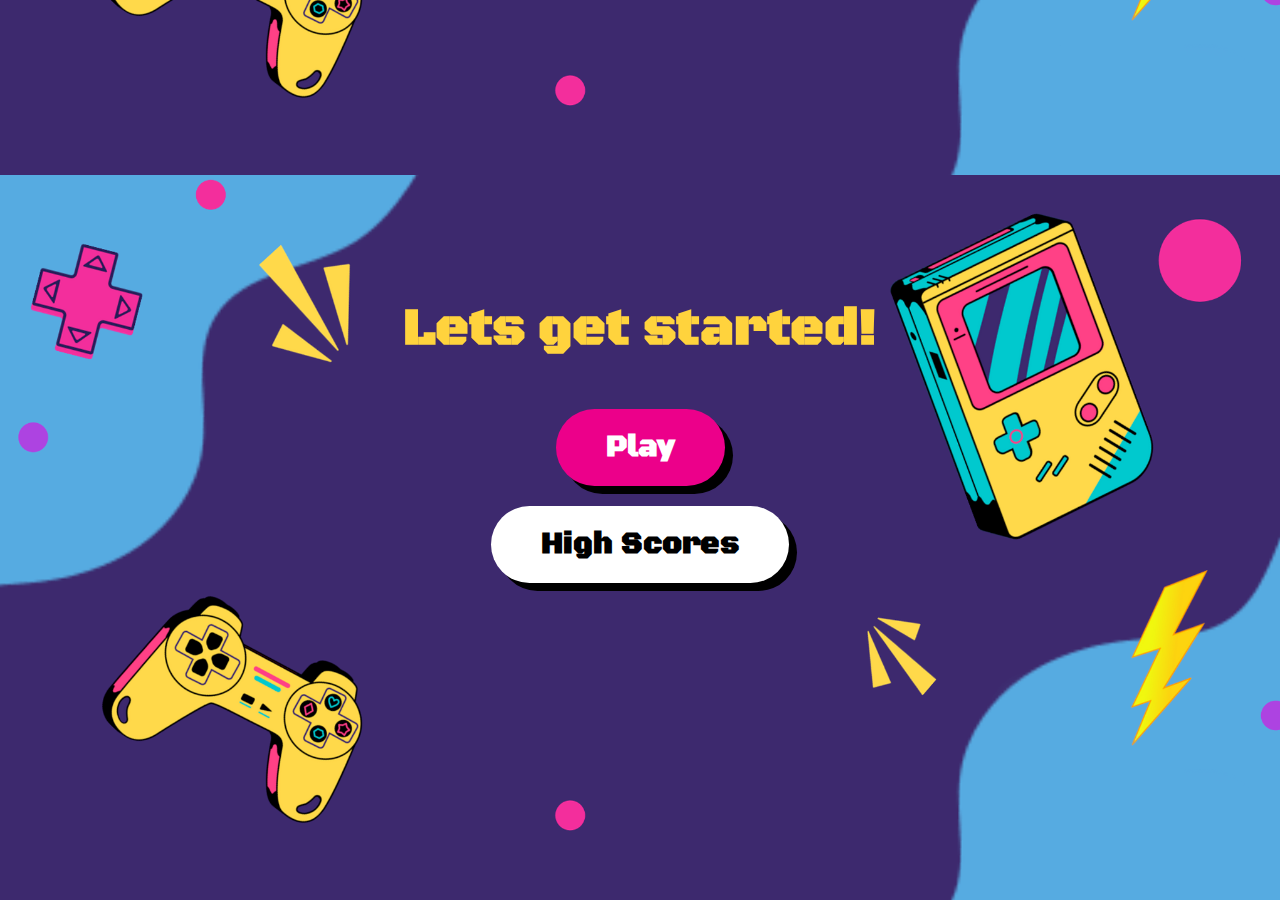
<file: Index.html>
<!DOCTYPE html>
<html lang="en">
<head>
  <meta charset="UTF-8">
  <meta name="viewport" content="width=device-width, initial-scale=1.0">
  <title>Quiz</title>
  <link rel="stylesheet" href="style.css">
  <link rel="preconnect" href="https://fonts.googleapis.com">
  <link rel="preconnect" href="https://fonts.gstatic.com" crossorigin>
  <link href="https://fonts.googleapis.com/css2?family=Black+Ops+One&display=swap" rel="stylesheet">

</head>
<body>
 <div class="container">
  <div id="home" class="flex-column flex-center">
    <h1>Lets get started!</h1>
    <a href="/game.html " class="pink-btn">Play</a>
    <a href="/highscores.html" id="highscore-btn" class="hs-btn">High Scores</a>
    </div>
 </div> 
</body>
<footer>
  
</footer>
</html>
</file>
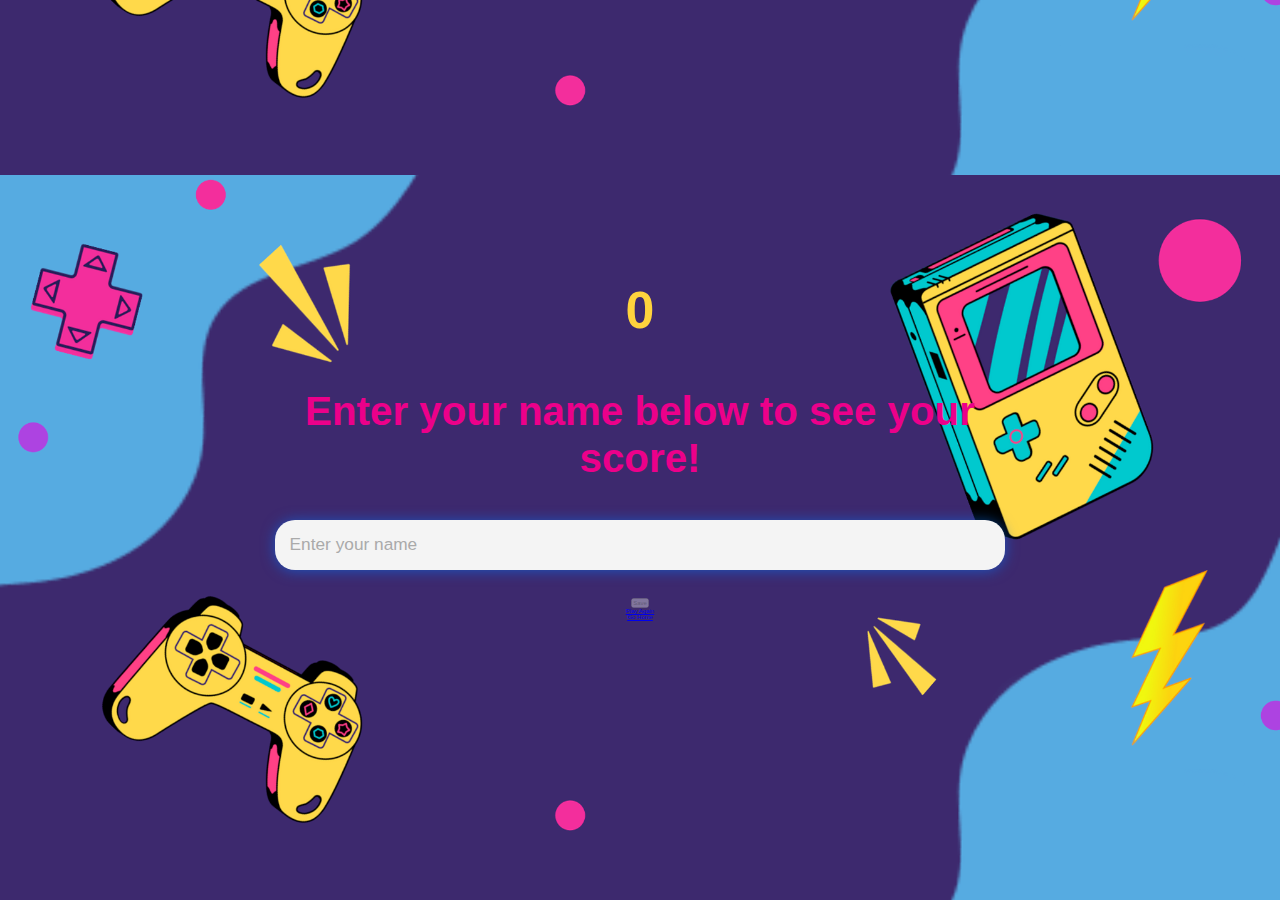
<file: end.html>
<!DOCTYPE html>
<html lang="en">
    
<head> 
    <meta charset="UTF-8">
    <meta name="viewport" content="width=device-width, initial-scale=1.0">
    <title>Quiz End</title>
    <link rel="stylesheet" href="style.css">
</head>
<body>  
    <div class="container">
        <div id="end" class="flex-center flex-column">
            <h1 id="QuizCompleted">0</h1>
            <form class="end-form-container">
            <h2 id="finalScore">Enter your name below to see your score!</h2>
             <input type="text" name="name" id="username" placeholder="Enter your name">
            <button class="btn"id="ScoreBtn" type="submit"
            onclick="saveHighScore(event)" disabled>Save</button> 
          </form>
          <a href="/game.html" class="btn">Play Again</a>
          <a href="/" class="btn">Go Home</a>
            </div>
    </div>
    <script src="end.js"></script>
</body>
</html>
</file>
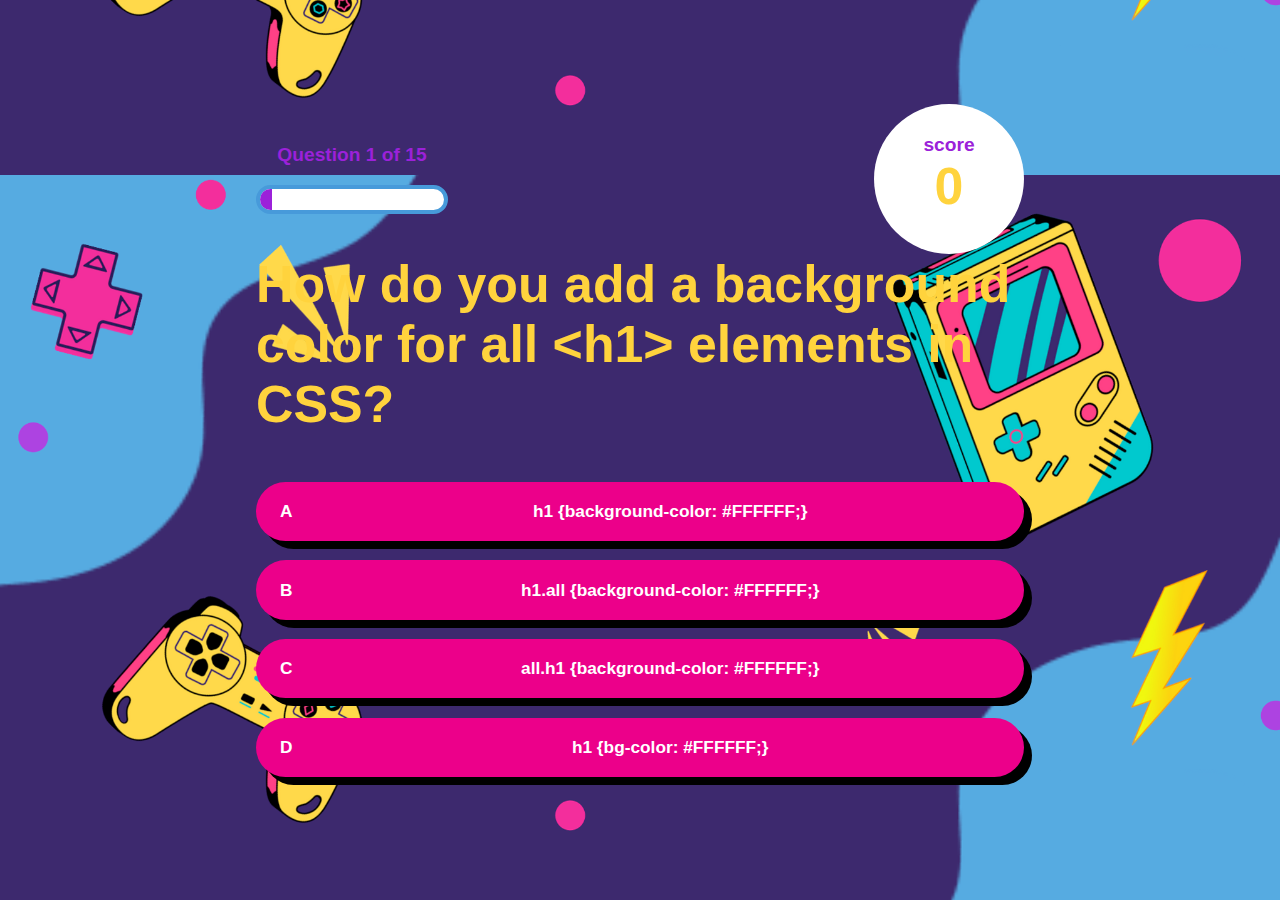
<file: game.html>
<!DOCTYPE html>
<html lang="en">
<head>
  <meta charset="UTF-8">
  <meta name="viewport" content="width=device-width, initial-scale=1.0">
  <title>Quiz</title>
  <link rel="stylesheet" href="style.css">
  <link rel="stylesheet" href="game.css">
</head>
<body>
 <div class="container">
  <div id="game" class="justify-center flex-column">
    <div id="hud">
      <div class="hud-item">
        <p id="progressText" class="hud-prefix">
          Question
        </p>
        <div id="progressBar">
          <div id="progressBarFull"></div>
        </div>
     </div>
     <div class="hud-items">
      <div id="score-circle">
      <p class="hud-prefix">
        score
      </p>
      <h1 class="hud-main-text" id="score">
        0
      </h1>
     </div>
    </div>
   </div>
   <h1 id="question">Let's get started!!!!!HURRAY</h1>
   <div class="choice-container">
     <p class="choice-prefix">A</p>
     <P class="choice-text" data-number="1">Choice</p>
    </div> 
    <div class="choice-container">
      <p class="choice-prefix">B</p>
      <P class="choice-text" data-number="2">Choice 2</p>
   </div>
   <div class="choice-container">
    <p class="choice-prefix">C</p>
    <P class="choice-text" data-number="3">Choice 3</p>
   </div>
   <div class="choice-container">
    <p class="choice-prefix">D</p>
    <P class="choice-text" data-number="4">Choice 4</p>
   </div>   
  </div>
 </div> 
 <script src="game.js"></script>
</body>
</html>
</file>
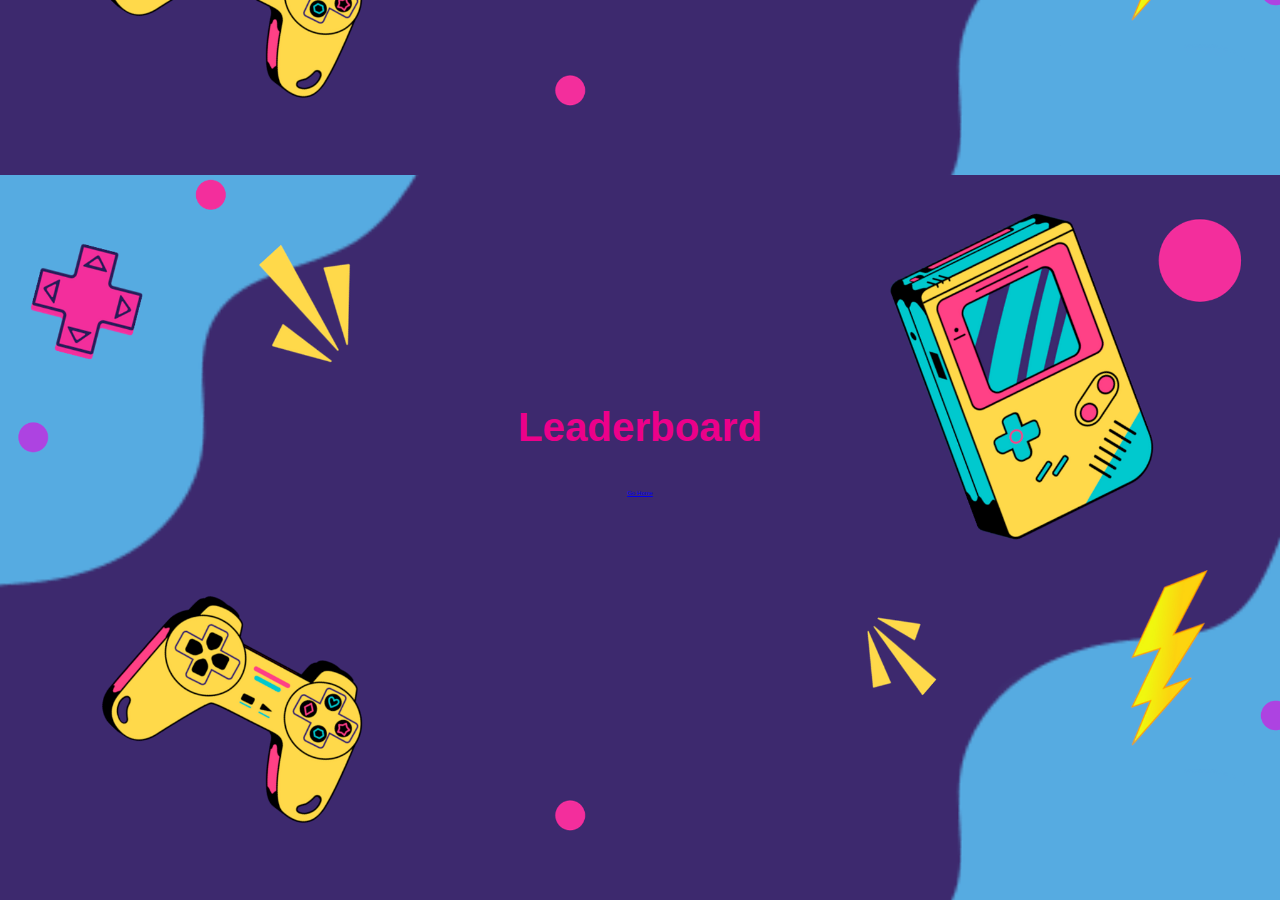
<file: highScores.html>
<!DOCTYPE html>
<html lang="en">
<head>
  <meta charset="UTF-8">
  <meta name="viewport" content="width=device-width, initial-scale=1.0">
  <title>High Scores</title>
  <link rel="stylesheet" href="style.css">
  <link rel="stylesheet" href="highScores.css">
</head>
<body>
  <div class="container">
    <div id="highScores" class="flex-center flex-column">
     <h1 id="finalScore">Leaderboard</h1>
    <ul id="highScores"></ul>
    <a href="/" class="btn">Go Home</a>
   </div>
  </div>
  <script src="highScores.css"></script>
</body>
</html>
</file>
<file: style.css>
:root{
  background-image: url(images/bkg.png);
  background-repeat: repeat;
  background-size: contain;
  background-position: bottom;
}

* {
  box-sizing: border-box;
  margin: 0;
  padding: 0;
  font-size: 60%;
  font-family: "Black Ops One", Arial, sans-serif;
}


h1 {
  font-size: 5.4rem;
  color: #ffd33d;
  margin-bottom: 5rem;
}

h2{
  font-size: 4.2rem;
  margin-bottom: 4rem;
  color: #ffd33d;
  font-family: "Black Ops One", Arial, sans-serif;
  text-align: center;
}

#username {
  border-radius: 20px;
  background-color: #f4f4f4;
}

#username:hover {
  border-radius: 20px;
  background-color: #fff;
  border: 3px solid #479ada;
}

#username:active {
  border-radius: 20px;
  background-color: #fff;
}

#finalScore {
  font-size: 4.2rem;
  margin-bottom: 4rem;
  color: #ec008a;
  font-family: "Black Ops One", Arial, sans-serif;
}

.container {
  width: 100vw;
  height: 100vh;
  display: flex;
  justify-content: center;
  align-items: center;
  margin: 0 auto;
  max-width: 80rem;
  padding: 2rem;

}





.flex-column {
  display: flex;
  flex-direction: column;

}

.flex-center {
  justify-content: center;
  align-items: center;
}

.justify-center {
  justify-content: center;
}

.test-center{
  text-align: center;

}

.hidden {
display: none;
}

.pink-btn {
  background-color: #ec008a;
  border: none;
  border-radius:50px;
  box-shadow: 8px 8px black;
  font-family: "Black Ops One", Arial, sans-serif;
  font-weight: 600;
  font-size: 30px;
  text-align: center;
  text-decoration: none;
  padding: 20px 50px 20px 50px;
  margin-bottom: 20px;
  color: white;
  cursor: pointer;
  transition: 0.1s linear;
}

.pink-btn:hover {
  transform: translateY(8px);
  box-shadow: 0px 0px black;
  background-color: #aa0365;
}

.hs-btn {
  background-color: white;
  border: none;
  border-radius:50px;
  box-shadow: 8px 8px black;
  font-family: "Black Ops One", Arial, sans-serif;
  font-weight: 600;
  font-size: 30px;
  text-align: center;
  text-decoration: none;
  padding: 20px 50px 20px 50px;
  color: black;
  cursor: pointer;
  transition: 0.1s linear;
  margin-bottom: 20px;
}

.hs-btn:hover {
  transform: translateY(8px);
  box-shadow: 0px 0px black;
  background-color: #d8d8d8;
}

.btn:hover {

  cursor: pointer;
  box-shadow: 0 0.4rem 1.4rem 0 rgba(8, 114, 244, 0.6);
  transition: transform 105ms;
  transform: scale(1.03);
}

.btn[disabled]:hover {
  cursor:  not-allowed;
  box-shadow: none;
  transform: none;
}

#score-btn {
 background: linear-gradient(90deg, rgb(255, 247, 9) 0%, rgb(240, 221, 6) 100% );
}

#score-btn:hover {
  box-shadow: 0 0.5rem 1.5prem 0 rgba(255,255,0, 0.5);

}

.end-form-container {
  width: 100%;
  display: flex;
  flex-direction: column;
  align-items: center;
  max-width: 30 rem;
}

input {
  margin-bottom: 1rem;
  width: 20rem;
  padding: 1.5rem;
  font-size: 1.8rem;
  border: none;
  box-shadow: 0 0.1rem 1.4rem 0 rgba(8, 114, 244, 0.6);

}

input::placeholder {
  color: #aaa;
}

#username {
  margin-bottom: 3rem;
  width: 100%;
  outline: none;

}

#end-text {
  font-size: 2.4rem;
  color: #fff;
  text-align: center;

}

#saveScoreBtn {
  border: none;
}
</file>
<file: game.css>
body {
  color: #fff;

}

.pink-btn {
  background-color: #ec008a;
  border: none;
  border-radius:50px;
  box-shadow: 8px 8px black;
  font-family: "Black Ops One", Arial, sans-serif;
  font-weight: 600;
  font-size: 30px;
  text-align: center;
  text-decoration: none;
  padding: 20px 50px 20px 50px;
  margin-bottom: 20px;
  color: white;
  cursor: pointer;
  transition: 0.1s linear;
}

.pink-btn:hover {
  transform: translateY(8px);
  box-shadow: 0px 0px black;
  background-color: #aa0365;
}
.choice-container {
  display: flex;
  margin-bottom: 2rem;
  width: 100%;
  background-color: #ec008a;
  border: none;
  border-radius:50px;
  box-shadow: 8px 8px black;
  font-family: "Black Ops One", Arial, sans-serif;
  font-weight: 600;
  font-size: 30px;
  text-align: center;
  text-decoration: none;
  font-size: 3rem;
  min-width: 80rem;
}

.choice-container:hover {
  cursor: pointer;
  box-shadow: 0 0.4rem 1.4rem 0 rgba(6, 103, 247, 0.5);
  transform: scale(1.03);
  transform: transform 100ms;
}

.choice-prefix {
  padding: 2rem 2.5rem;
  color:white
}

.choice-text {
  padding: 2rem;
  width: 100%;
}

.correct {
background: linear-gradient(32deg, rgba(11, 223, 36) 0%, rgb(41, 232, 111) 100%)
;
}

.incorrect {
  background: linear-gradient(32deg, rgba(230, 29, 29, 1) 0%, rgb(230, 29, 29) 100%);
  }

  /* Heads up display */
  #hud {
    display:flex;
    justify-content: space-between;
  }

  .hud-prefix {
    text-align: center;
    font-size: 2rem;
    color: #9b21d9;
    margin-top: 40px;
    font-weight: 600;
  }

.hud-main-text {
  text-align: center;
}

#score-circle {
  display: grid;
  background-color: #fff;
  border-radius: 50%;
  width: 150px;
  height:150px;
  align-content: center;
  justify-content: center;
}

#progressBar {
  width: 20rem;
  height: 3rem;
  border: 0.5rem solid  #479ada;
  background-color: white;
  margin-top: 2rem;
  border-radius: 50px;
  overflow: hidden;
}

#progressBarFull {
  height: 100%;
  background: #9b21d9;
  width: 0%;
}


@media screen and (max-width: 768px) {
  .choice-container {
    min-width: 40rem;
  }
}
</file>
<file: highScores.css>
body {
  color: #fff
}

#highScoreList {
  list-style: none;
  margin-bottom: 4rem
}

.high-score {
  font-size: 2.8rem;
  margin-bottom: 0.5rem;
}
</file>
